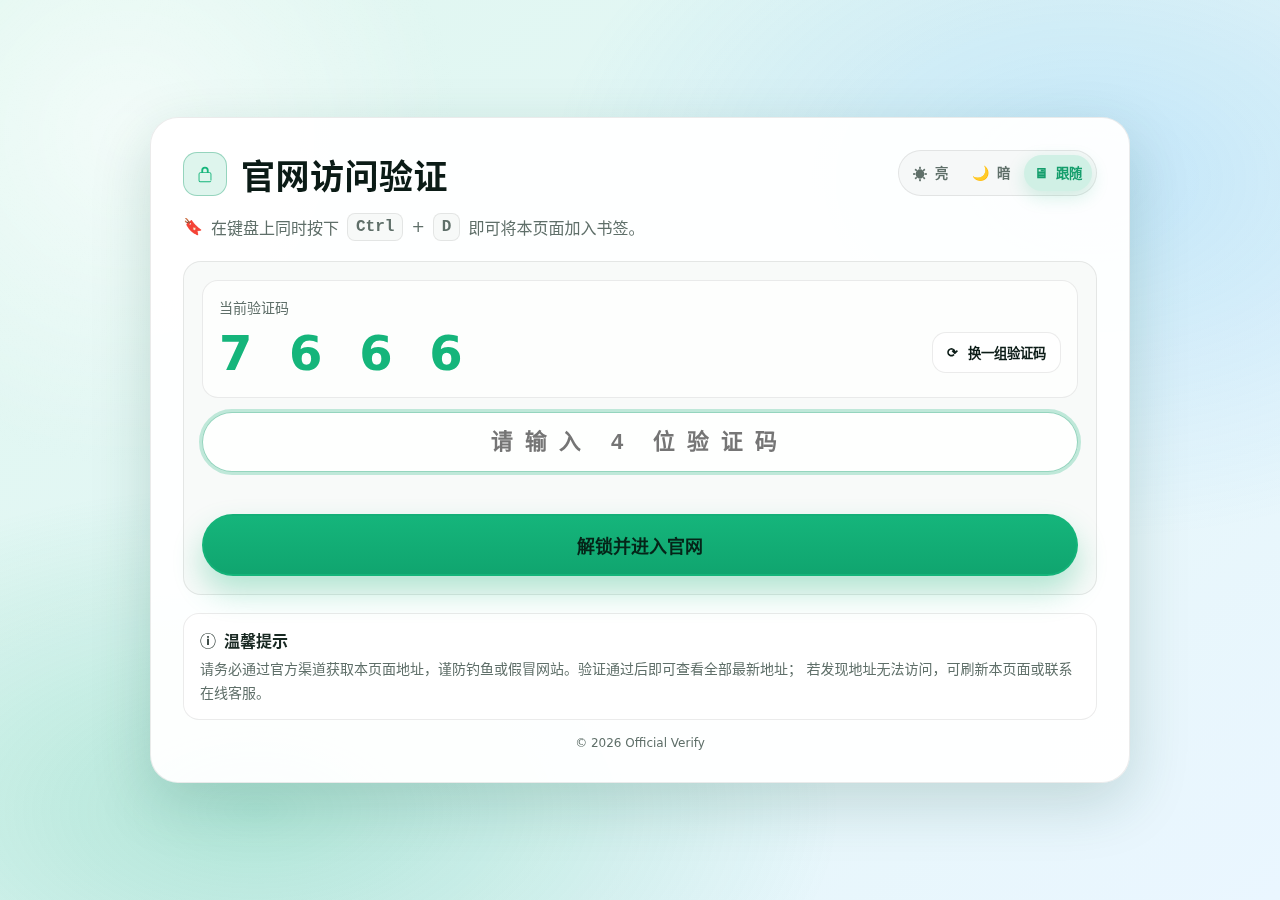
<file: index.html>
<!doctype html>
<html lang="zh-CN">
<head>
  <meta charset="utf-8" />
  <meta name="viewport" content="width=device-width,initial-scale=1" />
  <title>官网访问验证</title>
  <link rel="icon" href="./assets/favicon.svg" type="image/svg+xml">
  <link rel="stylesheet" href="./styles.css" />
</head>
<body>
  <div class="bg"></div>

  <main class="wrap">
    <section class="card" role="region" aria-label="官网访问验证">
      <header class="header">
        <div class="brand">
          <div class="lock" aria-hidden="true">
            <svg width="22" height="22" viewBox="0 0 24 24" fill="none">
              <path d="M17 10h-1V8a4 4 0 0 0-8 0v2H7a2 2 0 0 0-2 2v7a2 2 0 0 0 2 2h10a2 2 0 0 0 2-2v-7a2 2 0 0 0-2-2Zm-7-2a2 2 0 1 1 4 0v2h-4V8Zm9 11a1 1 0 0 1-1 1H7a1 1 0 0 1-1-1v-7a1 1 0 0 1 1-1h10a1 1 0 0 1 1 1v7Z" fill="currentColor"/>
            </svg>
          </div>
          <h1>官网访问验证</h1>
        </div>

        <div class="tools" aria-label="显示设置">
          <div class="seg" role="group" aria-label="主题">
            <button id="btnLight" class="seg-btn" type="button" title="亮">
              <span class="icon">☀</span><span>亮</span>
            </button>
            <button id="btnDark" class="seg-btn" type="button" title="暗">
              <span class="icon">🌙</span><span>暗</span>
            </button>
            <button id="btnFollow" class="seg-btn" type="button" title="跟随系统">
              <span class="icon">🖥</span><span>跟随</span>
            </button>
          </div>
        </div>
      </header>

      <div class="hint">
        <span class="hint-ico" aria-hidden="true">🔖</span>
        <span>在键盘上同时按下</span>
        <kbd>Ctrl</kbd><span>+</span><kbd>D</kbd>
        <span>即可将本页面加入书签。</span>
      </div>

      <section class="panel">
        <div class="codebox">
          <div class="code-title">当前验证码</div>
          <div class="code-row">
            <div id="codeValue" class="code-value" aria-live="polite">0000</div>
            <button id="btnRefresh" class="btn-ghost" type="button">
              <span class="spin" aria-hidden="true">⟳</span>
              换一组验证码
            </button>
          </div>
        </div>

        <div class="inputbox">
          <input id="codeInput" inputmode="numeric" pattern="[0-9]*" maxlength="4" placeholder="请输入 4 位验证码" aria-label="输入验证码" />
          <div id="err" class="err" role="alert" aria-live="polite"></div>
        </div>

        <button id="btnGo" class="btn-primary" type="button">解锁并进入官网</button>

        <section id="resultSection" class="result" style="display:none;">
          <div class="result-title">验证通过，以下为当前可用的官网入口地址：</div>
          <div id="resultList" class="result-list"></div>
          <div class="result-foot">
            为安全起见，页面仅展示经过脱敏处理的域名，点击卡片将在新窗口打开真实官网地址。
          </div>
        </section>

      </section>

      <section class="tip">
        <div class="tip-title"><span class="tip-ico" aria-hidden="true">ⓘ</span> 温馨提示</div>
        <div class="tip-text">
          请务必通过官方渠道获取本页面地址，谨防钓鱼或假冒网站。验证通过后即可查看全部最新地址；
          若发现地址无法访问，可刷新本页面或联系在线客服。
        </div>
      </section>

      <footer class="foot">
        <span id="footerText">© <span id="year"></span> Official Verify</span>
      </footer>
    </section>
  </main>

  <script src="./config.js"></script>
  <script src="./app.js"></script>
</body>
</html>
</file>
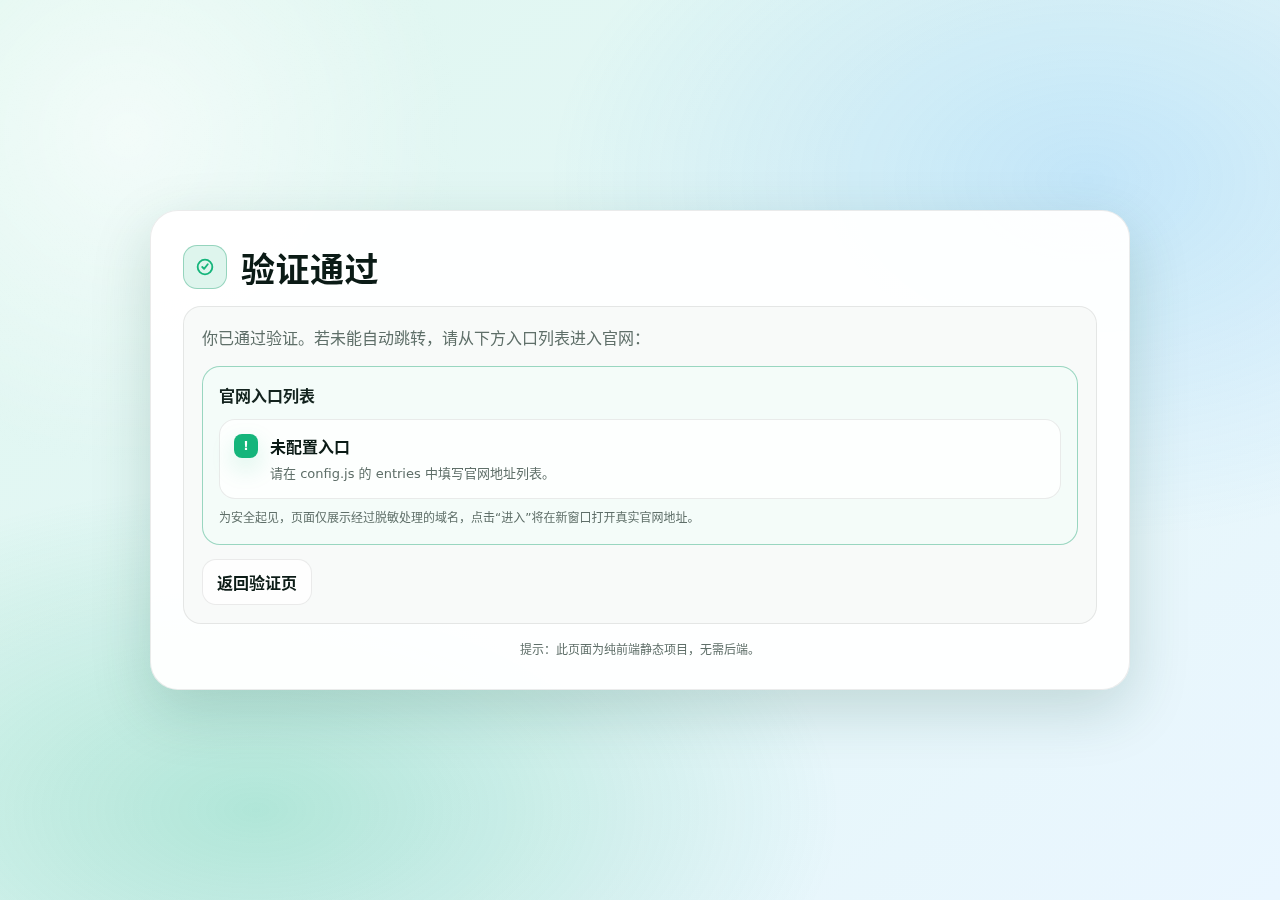
<file: success.html>
<!doctype html>
<html lang="zh-CN">
<head>
  <meta charset="utf-8" />
  <meta name="viewport" content="width=device-width,initial-scale=1" />
  <title>验证通过</title>
  <link rel="icon" href="./assets/favicon.svg" type="image/svg+xml">
  <link rel="stylesheet" href="./styles.css" />
</head>
<body>
  <div class="bg"></div>
  <main class="wrap">
    <section class="card" role="region" aria-label="验证通过">
      <header class="header">
        <div class="brand">
          <div class="lock" aria-hidden="true" style="color:var(--green);">
            <svg width="22" height="22" viewBox="0 0 24 24" fill="none">
              <path d="M9 12l2 2 4-5" stroke="currentColor" stroke-width="2" stroke-linecap="round" stroke-linejoin="round"/>
              <path d="M20 12c0 4.418-3.582 8-8 8s-8-3.582-8-8 3.582-8 8-8 8 3.582 8 8Z" stroke="currentColor" stroke-width="2"/>
            </svg>
          </div>
          <h1>验证通过</h1>
        </div>
      </header>

      <section class="panel">
        <div class="tip-text" style="font-size:16px;">
          你已通过验证。若未能自动跳转，请从下方入口列表进入官网：
        </div>

        <section class="result" style="margin-top:14px;">
          <div class="result-title">官网入口列表</div>
          <div id="list" class="result-list"></div>
          <div class="result-foot">
            为安全起见，页面仅展示经过脱敏处理的域名，点击“进入”将在新窗口打开真实官网地址。
          </div>
        </section>

        <div style="margin-top:14px; display:flex; gap:10px; flex-wrap:wrap;">
          <a class="btn-ghost" style="text-decoration:none; display:inline-flex; align-items:center;"
             href="./index.html">返回验证页</a>
        </div>
      </section>

      <footer class="foot">
        <span>提示：此页面为纯前端静态项目，无需后端。</span>
      </footer>
    </section>
  </main>

  <script src="./config.js"></script>
  <script>
    (function(){
      function maskHost(host){
        if (!host) return host;
        if (/^\d{1,3}(?:\.\d{1,3}){3}$/.test(host)){
          const p = host.split(".");
          const a2 = p[0].length >= 2 ? p[0].slice(0,2) : p[0];
          return a2 + "******" + p[2] + "." + p[3];
        }
        const keepHead = 2, keepTail = 5;
        if (host.length <= keepHead + keepTail) return host;
        return host.slice(0,keepHead) + "****" + host.slice(-keepTail);
      }
      function maskUrl(url){
        try{
          const u = new URL(url);
          const maskedHost = maskHost(u.host);
          return u.protocol + "//" + maskedHost + ((u.pathname && u.pathname !== "/") ? u.pathname : "");
        }catch{ return url; }
      }
      function esc(s){
        return String(s).replaceAll("&","&amp;").replaceAll("<","&lt;").replaceAll(">","&gt;").replaceAll('"',"&quot;").replaceAll("'","&#39;");
      }

      const cfg = window.VERIFY_CONFIG || {};
      const entries = Array.isArray(cfg.entries) ? cfg.entries.filter(e => e && e.url) : [];
      const listEl = document.getElementById("list");

      if (!entries.length){
        listEl.innerHTML = '<div class="entry"><div class="entry-left"><div class="badge">!</div><div class="entry-main"><div class="entry-name">未配置入口</div><div class="entry-note">请在 config.js 的 entries 中填写官网地址列表。</div></div></div></div>';
        return;
      }
      const mask = cfg.maskDisplay !== false;

      entries.forEach((e, idx) => {
        const name = e.name || ("官网入口 " + (idx+1));
        const url = e.url;
        const note = e.note || "大陆推荐使用，海外网站会提示不安全，无视即可。";
        const shown = mask ? maskUrl(url) : url;

        const div = document.createElement("div");
        div.className = "entry";
        div.innerHTML = `
          <div class="entry-left">
            <div class="badge">${idx+1}</div>
            <div class="entry-main">
              <div class="entry-name">${esc(name)}</div>
              <div class="entry-url">${esc(shown)}</div>
              <div class="entry-note">${esc(note)}</div>
            </div>
          </div>
          <button class="entry-btn" type="button">点击进入</button>
        `;
        div.querySelector(".entry-btn").addEventListener("click", () => window.open(url, "_blank", "noopener"));
        listEl.appendChild(div);
      });
    })();
  </script>
</body>
</html>
</file>
<file: styles.css>
/* ========== Base ========== */
:root{
  --bg1:#dff7ef;
  --bg2:#eaf6ff;
  --card:#ffffff;
  --text:#0b1b16;
  --muted:#5f6f69;
  --border:rgba(0,0,0,.08);
  --shadow: 0 20px 60px rgba(13, 77, 56, .18);
  --green:#15b57b;
  --green2:#10a56f;
  --red:#e03a3a;
  --chip:#f3f6f5;
  --focus: rgba(21,181,123,.25);
}

[data-theme="dark"]{
  --bg1:#07130f;
  --bg2:#0b1d16;
  --card:#0f241d;
  --text:#eaf7f2;
  --muted:#b2c8bf;
  --border:rgba(255,255,255,.12);
  --shadow: 0 20px 60px rgba(0, 0, 0, .45);
  --chip:#122b23;
  --focus: rgba(21,181,123,.35);
}

*{box-sizing:border-box}
html,body{height:100%}
body{
  margin:0;
  font-family: ui-sans-serif, system-ui, -apple-system, "Segoe UI", Roboto, "PingFang SC","Microsoft YaHei", "Noto Sans CJK SC", Arial, sans-serif;
  color:var(--text);
  background: linear-gradient(140deg, var(--bg1), var(--bg2));
}

.bg{
  position:fixed; inset:0;
  background:
    radial-gradient(900px 500px at 20% 90%, rgba(21,181,123,.25), transparent 65%),
    radial-gradient(900px 600px at 85% 20%, rgba(39,155,255,.18), transparent 60%),
    radial-gradient(600px 600px at 10% 15%, rgba(255,255,255,.6), transparent 55%);
  pointer-events:none;
}

.wrap{
  min-height:100%;
  display:flex;
  align-items:center;
  justify-content:center;
  padding:40px 16px;
}

.card{
  width:min(980px, 96vw);
  border-radius:28px;
  background: color-mix(in srgb, var(--card) 96%, transparent);
  border:1px solid var(--border);
  box-shadow: var(--shadow);
  padding:32px;
  position:relative;
}

/* Header */
.header{
  display:flex;
  align-items:flex-start;
  justify-content:space-between;
  gap:16px;
  margin-bottom:14px;
}
.brand{
  display:flex;
  align-items:center;
  gap:14px;
}
.lock{
  width:44px; height:44px;
  border-radius:14px;
  display:grid;
  place-items:center;
  background: color-mix(in srgb, var(--green) 14%, var(--card));
  color: var(--green);
  border:1px solid color-mix(in srgb, var(--green) 30%, var(--border));
}
h1{
  margin:0;
  font-size:34px;
  letter-spacing:.5px;
}

/* Theme segmented buttons */
.tools{display:flex; align-items:center; gap:10px}
.seg{
  display:flex;
  border:1px solid var(--border);
  background: color-mix(in srgb, var(--chip) 75%, var(--card));
  border-radius:999px;
  padding:4px;
  gap:4px;
}
.seg-btn{
  border:0;
  background:transparent;
  color:var(--muted);
  padding:8px 10px;
  border-radius:999px;
  display:flex;
  align-items:center;
  gap:8px;
  cursor:pointer;
  font-weight:600;
  transition: all .15s ease;
}
.seg-btn .icon{font-size:14px}
.seg-btn.active{
  background: color-mix(in srgb, var(--green) 20%, var(--card));
  color: color-mix(in srgb, var(--green) 85%, var(--text));
  box-shadow: 0 6px 18px rgba(21,181,123,.18);
}
.seg-btn:focus-visible{outline:3px solid var(--focus); outline-offset:2px}

/* Hint */
.hint{
  display:flex; align-items:center; flex-wrap:wrap;
  gap:8px;
  color:var(--muted);
  margin: 10px 0 20px;
}
kbd{
  padding:4px 8px;
  border-radius:8px;
  border:1px solid var(--border);
  background: color-mix(in srgb, var(--chip) 70%, var(--card));
  font-weight:700;
  font-family: ui-monospace, SFMono-Regular, Menlo, Monaco, Consolas, "Liberation Mono", monospace;
}

/* Panel */
.panel{
  border:1px solid var(--border);
  border-radius:18px;
  padding:18px;
  background: color-mix(in srgb, var(--chip) 60%, var(--card));
}

.codebox{
  background: color-mix(in srgb, var(--card) 70%, transparent);
  border:1px solid var(--border);
  border-radius:16px;
  padding:16px;
}
.code-title{
  font-size:14px;
  color:var(--muted);
  margin-bottom:8px;
}
.code-row{
  display:flex;
  align-items:center;
  justify-content:space-between;
  gap:14px;
}
.code-value{
  font-size:48px;
  font-weight:800;
  color:var(--green);
  letter-spacing:10px;
  user-select:none;
}

.btn-ghost{
  border:1px solid var(--border);
  background: color-mix(in srgb, var(--card) 80%, transparent);
  color: var(--text);
  padding:10px 14px;
  border-radius:14px;
  cursor:pointer;
  font-weight:700;
  display:flex;
  align-items:center;
  gap:10px;
  transition: all .15s ease;
}
.btn-ghost:hover{
  transform: translateY(-1px);
  box-shadow: 0 10px 24px rgba(0,0,0,.10);
}
.btn-ghost:active{transform: translateY(0)}
.btn-ghost:focus-visible{outline:3px solid var(--focus); outline-offset:2px}

.inputbox{
  margin-top:14px;
}
#codeInput{
  width:100%;
  border-radius:999px;
  border:1px solid var(--border);
  background: color-mix(in srgb, var(--card) 86%, transparent);
  padding:16px 18px;
  font-size:22px;
  text-align:center;
  letter-spacing:12px;
  font-weight:700;
  color:var(--text);
}
#codeInput:focus{
  outline:3px solid var(--focus);
  border-color: color-mix(in srgb, var(--green) 40%, var(--border));
}
.err{
  min-height:20px;
  margin-top:10px;
  color: var(--red);
  font-size:14px;
}

.btn-primary{
  width:100%;
  margin-top:12px;
  border:2px solid color-mix(in srgb, var(--green) 70%, #0000);
  background: linear-gradient(180deg, var(--green), var(--green2));
  color:#052418;
  padding:16px 18px;
  border-radius:999px;
  font-size:18px;
  font-weight:900;
  cursor:pointer;
  box-shadow: 0 16px 30px rgba(21,181,123,.30);
  transition: transform .12s ease, box-shadow .12s ease;
}
.btn-primary:hover{
  transform: translateY(-1px);
  box-shadow: 0 20px 34px rgba(21,181,123,.35);
}
.btn-primary:active{transform: translateY(0)}
.btn-primary:focus-visible{outline:3px solid var(--focus); outline-offset:2px}

.tip{
  margin-top:18px;
  border-radius:16px;
  border:1px solid var(--border);
  padding:14px 16px;
  background: color-mix(in srgb, var(--card) 75%, transparent);
}
.tip-title{
  display:flex; align-items:center; gap:8px;
  font-weight:900;
  color: color-mix(in srgb, var(--text) 85%, var(--muted));
  margin-bottom:6px;
}
.tip-text{
  color:var(--muted);
  line-height:1.7;
  font-size:14px;
}
.foot{
  margin-top:16px;
  color:var(--muted);
  font-size:12px;
  display:flex;
  justify-content:center;
}

/* Responsive */
@media (max-width: 700px){
  .card{padding:22px}
  h1{font-size:26px}
  .code-value{font-size:40px; letter-spacing:8px}
  #codeInput{font-size:20px; letter-spacing:10px}
}


/* Refresh icon rotation */
#btnRefresh.rot .spin{display:inline-block; animation: spin .35s linear;}
@keyframes spin{to{transform:rotate(360deg)}}


/* Result list (masked display) */
.result{
  margin-top:14px;
  border:1px solid color-mix(in srgb, var(--green) 35%, var(--border));
  border-radius:18px;
  padding:16px;
  background: color-mix(in srgb, var(--bg1) 35%, var(--card));
}
.result-title{
  font-weight:900;
  color: color-mix(in srgb, var(--text) 90%, var(--muted));
  margin-bottom:12px;
}
.result-list{
  display:flex;
  flex-direction:column;
  gap:12px;
}
.entry{
  display:flex;
  align-items:center;
  justify-content:space-between;
  gap:12px;
  border:1px solid var(--border);
  border-radius:16px;
  padding:14px 14px;
  background: color-mix(in srgb, var(--card) 78%, transparent);
}
.entry-left{
  display:flex;
  gap:12px;
  align-items:flex-start;
  min-width:0;
}
.badge{
  width:24px; height:24px;
  border-radius:8px;
  display:grid;
  place-items:center;
  font-size:12px;
  font-weight:900;
  color:#fff;
  background: var(--green);
  box-shadow: 0 10px 24px rgba(21,181,123,.18);
  flex:0 0 auto;
}
.entry-main{
  min-width:0;
}
.entry-name{
  font-weight:900;
  margin-bottom:6px;
}
.entry-url{
  font-weight:900;
  color: var(--green);
  word-break:break-all;
}
.entry-note{
  margin-top:6px;
  color:var(--muted);
  font-size:13px;
  line-height:1.55;
}
.entry-btn{
  flex:0 0 auto;
  border:0;
  background: linear-gradient(180deg, var(--green), var(--green2));
  color:#052418;
  font-weight:900;
  padding:10px 14px;
  border-radius:999px;
  cursor:pointer;
  box-shadow: 0 14px 26px rgba(21,181,123,.22);
  transition: transform .12s ease, box-shadow .12s ease;
}
.entry-btn:hover{transform: translateY(-1px); box-shadow: 0 18px 30px rgba(21,181,123,.26);}
.entry-btn:active{transform: translateY(0);}
.result-foot{
  margin-top:10px;
  color:var(--muted);
  font-size:12px;
  line-height:1.6;
}
</file>
